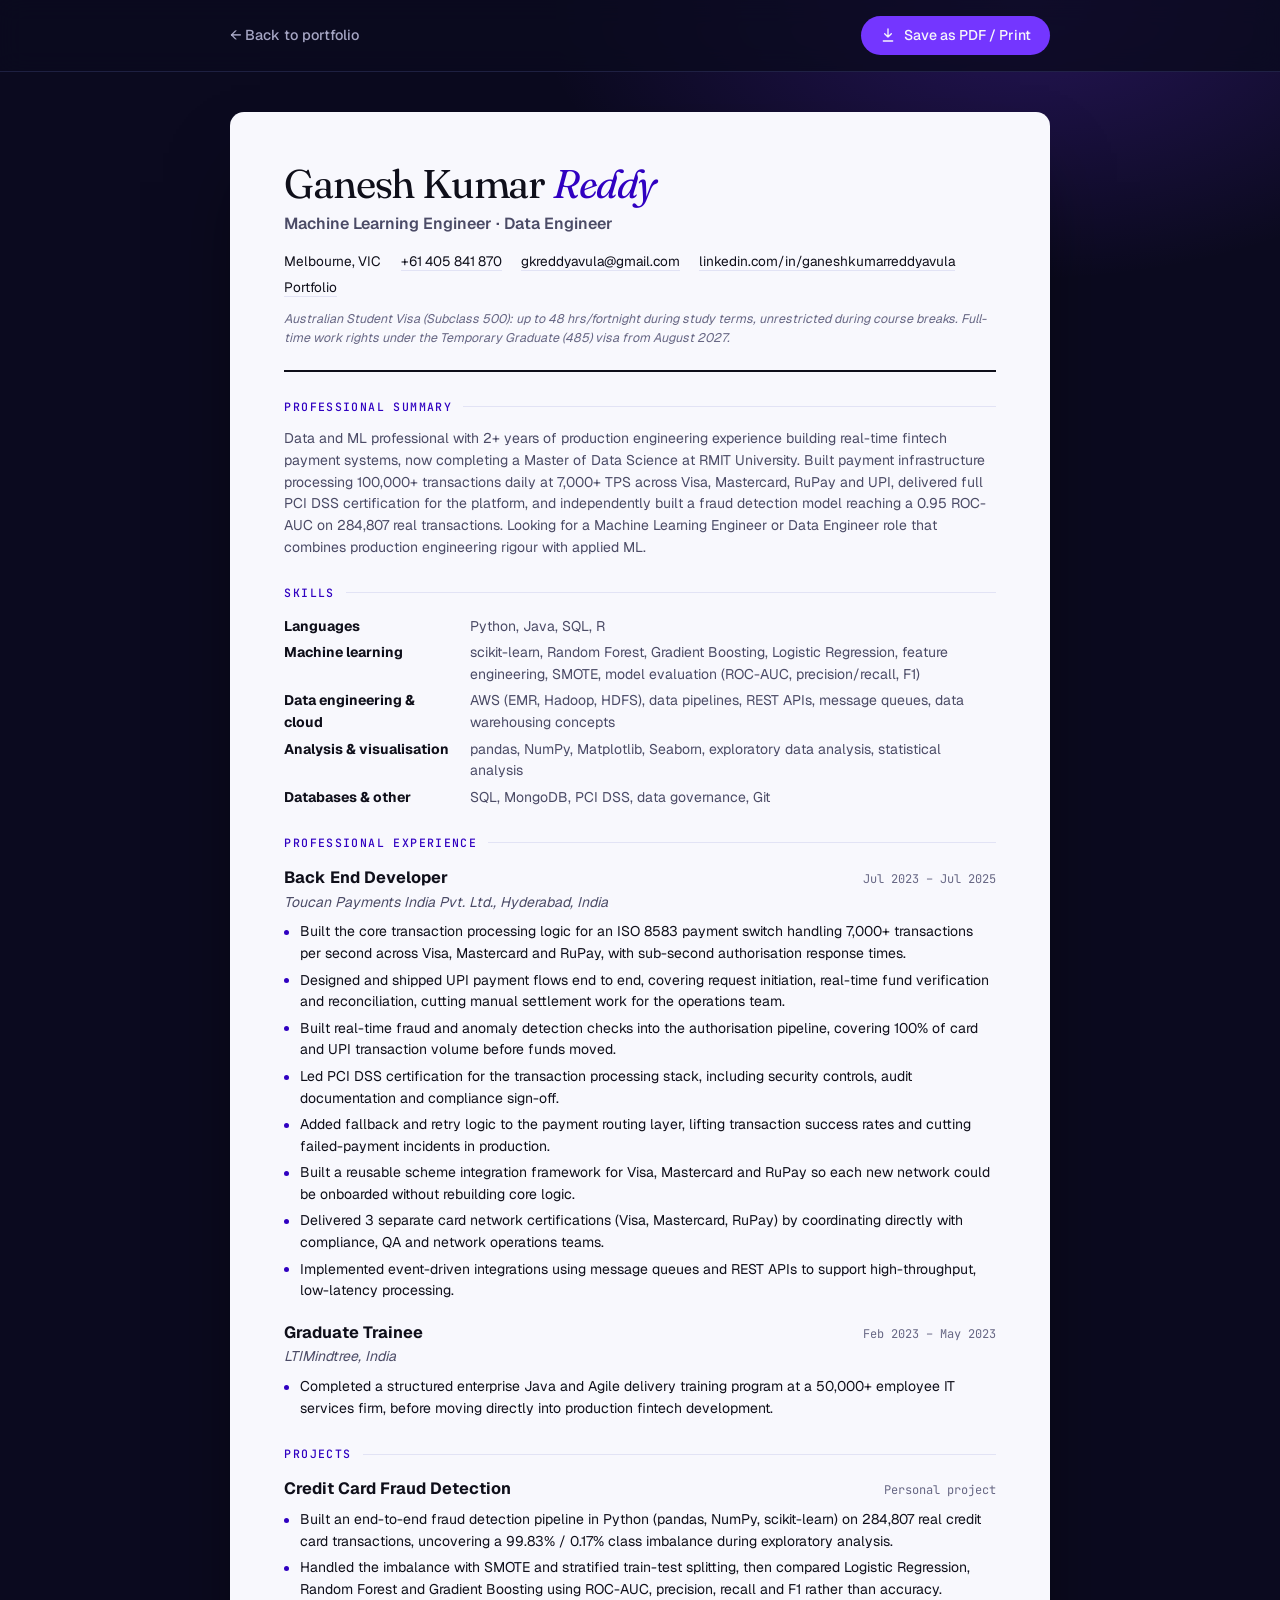
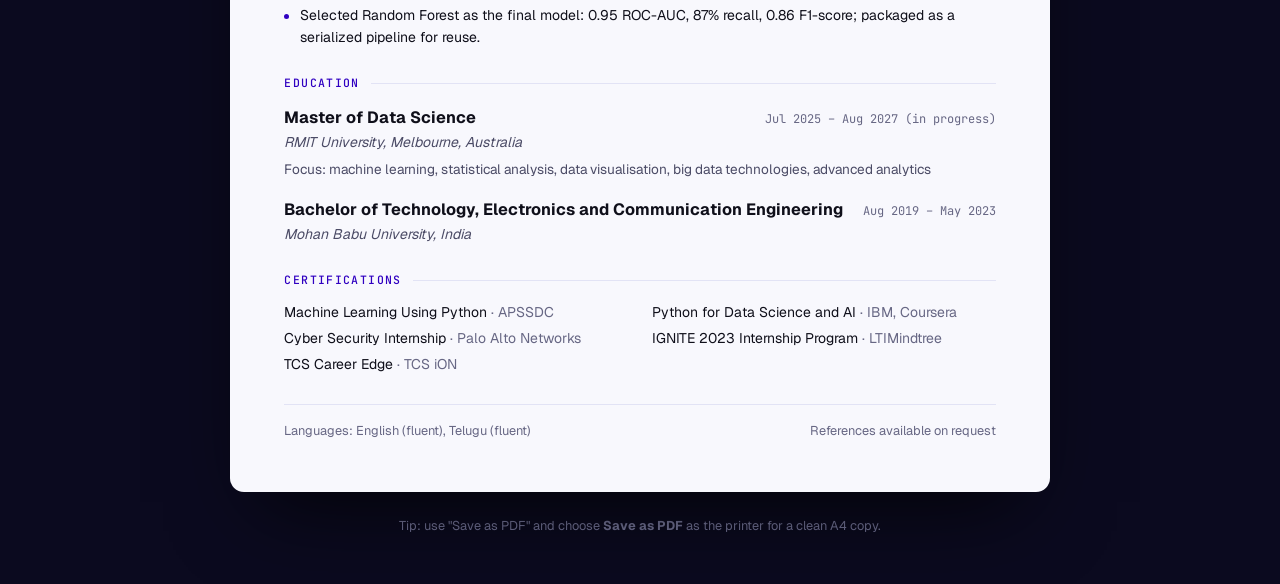
<file: resume.html>
<!DOCTYPE html>
<html lang="en">
<head>
  <meta charset="UTF-8">
  <meta name="viewport" content="width=device-width, initial-scale=1.0">
  <title>Résumé · Ganesh Kumar Reddy</title>
  <meta name="description" content="Résumé of Ganesh Kumar Reddy, Machine Learning Engineer and Data Engineer in Melbourne.">

  <link rel="icon" href="data:image/svg+xml,%3Csvg xmlns='http://www.w3.org/2000/svg' viewBox='0 0 32 32'%3E%3Crect width='32' height='32' rx='8' fill='%237436ff'/%3E%3Ctext x='16' y='22.5' font-family='Georgia,serif' font-style='italic' font-size='18' fill='%23f6f6fb' text-anchor='middle'%3Er%3C/text%3E%3C/svg%3E">

  <link rel="preconnect" href="https://fonts.googleapis.com">
  <link rel="preconnect" href="https://fonts.gstatic.com" crossorigin>
  <link href="https://fonts.googleapis.com/css2?family=Fraunces:ital,opsz,wght@0,9..144,300..600;1,9..144,300..600&family=Geist:wght@400;500;600&family=JetBrains+Mono:wght@400;500&display=swap" rel="stylesheet">

  <style>
    :root {
      --bg: #0b0a1f;
      --paper: #f8f8fd;
      --ink: #0f0f1a;
      --muted: #4b4b66;
      --faint: #676784;
      --rule: #e2e3f5;
      --accent: #3000c1;
      --accent-bright: #8798f7;
      --sans: 'Geist', 'Inter', system-ui, -apple-system, 'Segoe UI', sans-serif;
      --serif: 'Fraunces', Georgia, serif;
      --mono: 'JetBrains Mono', Consolas, monospace;
      --ease: cubic-bezier(.16, 1, .3, 1);
    }

    * { box-sizing: border-box; }
    body {
      margin: 0; background: var(--bg); color: var(--ink);
      font-family: var(--sans); font-size: 14px; line-height: 1.55;
      -webkit-font-smoothing: antialiased;
      background-image: radial-gradient(700px 400px at 80% 0%, rgba(116, 54, 255, .25), transparent 70%);
      background-attachment: fixed;
    }
    a { color: inherit; }
    h1, h2, h3, p, ul { margin: 0; }
    ul { padding: 0; list-style: none; }

    /* ---------- toolbar ---------- */
    .toolbar {
      position: sticky; top: 0; z-index: 10;
      display: flex; justify-content: space-between; align-items: center; gap: 1rem;
      padding: 1rem max(16px, calc((100% - 820px) / 2));
      background: rgba(11, 10, 31, .8); backdrop-filter: blur(12px); -webkit-backdrop-filter: blur(12px);
      border-bottom: 1px solid rgba(135, 152, 247, .16);
    }
    .back { color: #a6a6c4; text-decoration: none; font-weight: 500; font-size: .9rem; transition: color .25s ease; }
    .back:hover { color: var(--accent-bright); }
    .print-btn {
      display: inline-flex; align-items: center; gap: .5rem; cursor: pointer;
      font: 500 .88rem var(--sans); color: #f6f6fb; background: #7436ff;
      border: 0; border-radius: 999px; padding: .65rem 1.2rem;
      transition: box-shadow .3s ease, transform .3s var(--ease);
    }
    .print-btn:hover { box-shadow: 0 0 0 1px var(--accent-bright), 0 10px 30px -8px #7436ff; transform: translateY(-1px); }
    .print-btn svg { width: 16px; height: 16px; fill: none; stroke: currentColor; stroke-width: 2; stroke-linecap: round; stroke-linejoin: round; }

    /* ---------- paper ---------- */
    .sheet {
      max-width: 820px; margin: 2.5rem auto 3rem; padding: 3.2rem 3.4rem;
      background: var(--paper); border-radius: 14px;
      box-shadow: 0 40px 80px -30px rgba(0, 0, 0, .8);
      animation: sheet-in 1s var(--ease) both;
    }
    @keyframes sheet-in { from { opacity: 0; transform: translateY(40px) scale(.98); } }

    .sheet > * { animation: fade-up .9s var(--ease) both; }
    .sheet > *:nth-child(1) { animation-delay: .15s; }
    .sheet > *:nth-child(2) { animation-delay: .25s; }
    .sheet > *:nth-child(3) { animation-delay: .35s; }
    .sheet > *:nth-child(4) { animation-delay: .45s; }
    .sheet > *:nth-child(5) { animation-delay: .55s; }
    .sheet > *:nth-child(6) { animation-delay: .65s; }
    .sheet > *:nth-child(7) { animation-delay: .75s; }
    .sheet > *:nth-child(8) { animation-delay: .85s; }
    @keyframes fade-up { from { opacity: 0; transform: translateY(14px); } }

    /* header */
    .head { padding-bottom: 1.4rem; border-bottom: 2px solid var(--ink); }
    .head h1 { font-family: var(--serif); font-size: 2.5rem; font-weight: 400; letter-spacing: -.03em; line-height: 1.05; }
    .head h1 em { font-style: italic; color: var(--accent); }
    .title { margin-top: .4rem; font-weight: 600; font-size: 1rem; color: var(--muted); }
    .contact { display: flex; flex-wrap: wrap; gap: .3rem 1.2rem; margin-top: .9rem; font-size: .85rem; }
    .contact a { text-decoration: none; border-bottom: 1px solid var(--rule); transition: border-color .2s ease; }
    .contact a:hover { border-color: var(--accent); }
    .rights { margin-top: .7rem; font-size: .78rem; color: var(--faint); font-style: italic; }

    /* sections */
    section { margin-top: 1.6rem; }
    h2 {
      display: flex; align-items: center; gap: .7rem;
      font-family: var(--mono); font-size: .72rem; font-weight: 500; letter-spacing: .12em; text-transform: uppercase;
      color: var(--accent); margin-bottom: .8rem;
    }
    h2::after { content: ""; flex: 1; height: 1px; background: var(--rule); }

    .summary { color: var(--muted); }

    .skills { display: grid; grid-template-columns: 170px 1fr; gap: .3rem 1rem; }
    .skills dt { font-weight: 700; }
    .skills dd { margin: 0; color: var(--muted); }

    .entry + .entry { margin-top: 1.1rem; }
    .entry-head { display: flex; justify-content: space-between; align-items: baseline; gap: 1rem; flex-wrap: wrap; }
    .entry h3 { font-size: 1.02rem; font-weight: 700; }
    .entry .when { font-family: var(--mono); font-size: .75rem; color: var(--faint); white-space: nowrap; }
    .entry .where { color: var(--muted); font-style: italic; font-size: .88rem; margin-top: .1rem; }
    .entry ul { margin-top: .5rem; display: grid; gap: .3rem; }
    .entry li { position: relative; padding-left: 1rem; }
    .entry li::before { content: ""; position: absolute; left: 0; top: .62em; width: 5px; height: 5px; border-radius: 50%; background: var(--accent); }
    .entry .focus { margin-top: .3rem; font-size: .85rem; color: var(--muted); }

    .certs { display: grid; grid-template-columns: 1fr 1fr; gap: .25rem 1.5rem; }
    .certs li span { color: var(--faint); }

    .foot { margin-top: 1.8rem; padding-top: 1rem; border-top: 1px solid var(--rule); display: flex; justify-content: space-between; flex-wrap: wrap; gap: .5rem; font-size: .8rem; color: var(--faint); }

    .hint { text-align: center; color: #76769a; font-size: .8rem; margin: -1.5rem 0 3rem; padding: 0 16px; }

    @media (max-width: 700px) {
      .sheet { margin: 1rem 12px 2rem; padding: 1.8rem 1.4rem; }
      .head h1 { font-size: 1.8rem; }
      .skills, .certs { grid-template-columns: 1fr; }
      .skills dd { margin-bottom: .5rem; }
      .print-btn span { display: none; }
    }

    @media (prefers-reduced-motion: reduce) {
      .sheet, .sheet > * { animation: none; }
    }

    /* ---------- print: clean A4 ---------- */
    @page { size: A4; margin: 12mm 14mm; }
    @media print {
      body { background: #fff; font-size: 10pt; }
      .toolbar, .hint { display: none; }
      .sheet { max-width: none; margin: 0; padding: 0; box-shadow: none; border-radius: 0; animation: none; }
      .sheet > * { animation: none; }
      .contact a { border: 0; }
      .entry, .skills, h2 { break-inside: avoid; }
      h2 { break-after: avoid; }
      * { -webkit-print-color-adjust: exact; print-color-adjust: exact; }
    }
  </style>
</head>

<body>

  <div class="toolbar">
    <a href="index.html" class="back">← Back to portfolio</a>
    <button class="print-btn" type="button" onclick="window.print()">
      <svg viewBox="0 0 24 24" aria-hidden="true"><path d="M12 3v12M7 10l5 5 5-5M5 21h14"/></svg>
      <span>Save as PDF / Print</span>
    </button>
  </div>

  <main class="sheet">

    <header class="head">
      <h1>Ganesh Kumar <em>Reddy</em></h1>
      <p class="title">Machine Learning Engineer · Data Engineer</p>
      <ul class="contact">
        <li>Melbourne, VIC</li>
        <li><a href="tel:+61405841870">+61 405 841 870</a></li>
        <li><a href="mailto:gkreddyavula@gmail.com">gkreddyavula@gmail.com</a></li>
        <li><a href="https://www.linkedin.com/in/ganeshkumarreddyavula" target="_blank" rel="noopener">linkedin.com/in/ganeshkumarreddyavula</a></li>
        <li><a href="https://ganesh-portfolio-five-sand.vercel.app/" target="_blank" rel="noopener">Portfolio</a></li>
      </ul>
      <p class="rights">
        Australian Student Visa (Subclass 500): up to 48 hrs/fortnight during study terms, unrestricted during course breaks.
        Full-time work rights under the Temporary Graduate (485) visa from August 2027.
      </p>
    </header>

    <section>
      <h2>Professional summary</h2>
      <p class="summary">
        Data and ML professional with 2+ years of production engineering experience building real-time fintech payment
        systems, now completing a Master of Data Science at RMIT University. Built payment infrastructure processing
        100,000+ transactions daily at 7,000+ TPS across Visa, Mastercard, RuPay and UPI, delivered full PCI DSS
        certification for the platform, and independently built a fraud detection model reaching a 0.95 ROC-AUC on
        284,807 real transactions. Looking for a Machine Learning Engineer or Data Engineer role that combines
        production engineering rigour with applied ML.
      </p>
    </section>

    <section>
      <h2>Skills</h2>
      <dl class="skills">
        <dt>Languages</dt><dd>Python, Java, SQL, R</dd>
        <dt>Machine learning</dt><dd>scikit-learn, Random Forest, Gradient Boosting, Logistic Regression, feature engineering, SMOTE, model evaluation (ROC-AUC, precision/recall, F1)</dd>
        <dt>Data engineering &amp; cloud</dt><dd>AWS (EMR, Hadoop, HDFS), data pipelines, REST APIs, message queues, data warehousing concepts</dd>
        <dt>Analysis &amp; visualisation</dt><dd>pandas, NumPy, Matplotlib, Seaborn, exploratory data analysis, statistical analysis</dd>
        <dt>Databases &amp; other</dt><dd>SQL, MongoDB, PCI DSS, data governance, Git</dd>
      </dl>
    </section>

    <section>
      <h2>Professional experience</h2>

      <div class="entry">
        <div class="entry-head">
          <h3>Back End Developer</h3>
          <span class="when">Jul 2023 – Jul 2025</span>
        </div>
        <p class="where">Toucan Payments India Pvt. Ltd., Hyderabad, India</p>
        <ul>
          <li>Built the core transaction processing logic for an ISO 8583 payment switch handling 7,000+ transactions per second across Visa, Mastercard and RuPay, with sub-second authorisation response times.</li>
          <li>Designed and shipped UPI payment flows end to end, covering request initiation, real-time fund verification and reconciliation, cutting manual settlement work for the operations team.</li>
          <li>Built real-time fraud and anomaly detection checks into the authorisation pipeline, covering 100% of card and UPI transaction volume before funds moved.</li>
          <li>Led PCI DSS certification for the transaction processing stack, including security controls, audit documentation and compliance sign-off.</li>
          <li>Added fallback and retry logic to the payment routing layer, lifting transaction success rates and cutting failed-payment incidents in production.</li>
          <li>Built a reusable scheme integration framework for Visa, Mastercard and RuPay so each new network could be onboarded without rebuilding core logic.</li>
          <li>Delivered 3 separate card network certifications (Visa, Mastercard, RuPay) by coordinating directly with compliance, QA and network operations teams.</li>
          <li>Implemented event-driven integrations using message queues and REST APIs to support high-throughput, low-latency processing.</li>
        </ul>
      </div>

      <div class="entry">
        <div class="entry-head">
          <h3>Graduate Trainee</h3>
          <span class="when">Feb 2023 – May 2023</span>
        </div>
        <p class="where">LTIMindtree, India</p>
        <ul>
          <li>Completed a structured enterprise Java and Agile delivery training program at a 50,000+ employee IT services firm, before moving directly into production fintech development.</li>
        </ul>
      </div>
    </section>

    <section>
      <h2>Projects</h2>
      <div class="entry">
        <div class="entry-head">
          <h3>Credit Card Fraud Detection</h3>
          <span class="when">Personal project</span>
        </div>
        <ul>
          <li>Built an end-to-end fraud detection pipeline in Python (pandas, NumPy, scikit-learn) on 284,807 real credit card transactions, uncovering a 99.83% / 0.17% class imbalance during exploratory analysis.</li>
          <li>Handled the imbalance with SMOTE and stratified train-test splitting, then compared Logistic Regression, Random Forest and Gradient Boosting using ROC-AUC, precision, recall and F1 rather than accuracy.</li>
          <!-- Add precision back here once confirmed from the notebook -->
          <li>Selected Random Forest as the final model: 0.95 ROC-AUC, 87% recall, 0.86 F1-score; packaged as a serialized pipeline for reuse.</li>
        </ul>
      </div>
    </section>

    <section>
      <h2>Education</h2>
      <div class="entry">
        <div class="entry-head">
          <h3>Master of Data Science</h3>
          <span class="when">Jul 2025 – Aug 2027 (in progress)</span>
        </div>
        <p class="where">RMIT University, Melbourne, Australia</p>
        <p class="focus">Focus: machine learning, statistical analysis, data visualisation, big data technologies, advanced analytics</p>
      </div>
      <div class="entry">
        <div class="entry-head">
          <h3>Bachelor of Technology, Electronics and Communication Engineering</h3>
          <span class="when">Aug 2019 – May 2023</span>
        </div>
        <p class="where">Mohan Babu University, India</p>
      </div>
    </section>

    <section>
      <h2>Certifications</h2>
      <ul class="certs">
        <li>Machine Learning Using Python <span>· APSSDC</span></li>
        <li>Python for Data Science and AI <span>· IBM, Coursera</span></li>
        <li>Cyber Security Internship <span>· Palo Alto Networks</span></li>
        <li>IGNITE 2023 Internship Program <span>· LTIMindtree</span></li>
        <li>TCS Career Edge <span>· TCS iON</span></li>
      </ul>
    </section>

    <footer class="foot">
      <span>Languages: English (fluent), Telugu (fluent)</span>
      <span>References available on request</span>
    </footer>

  </main>

  <p class="hint">Tip: use "Save as PDF" and choose <b>Save as PDF</b> as the printer for a clean A4 copy.</p>

</body>
</html>
</file>
